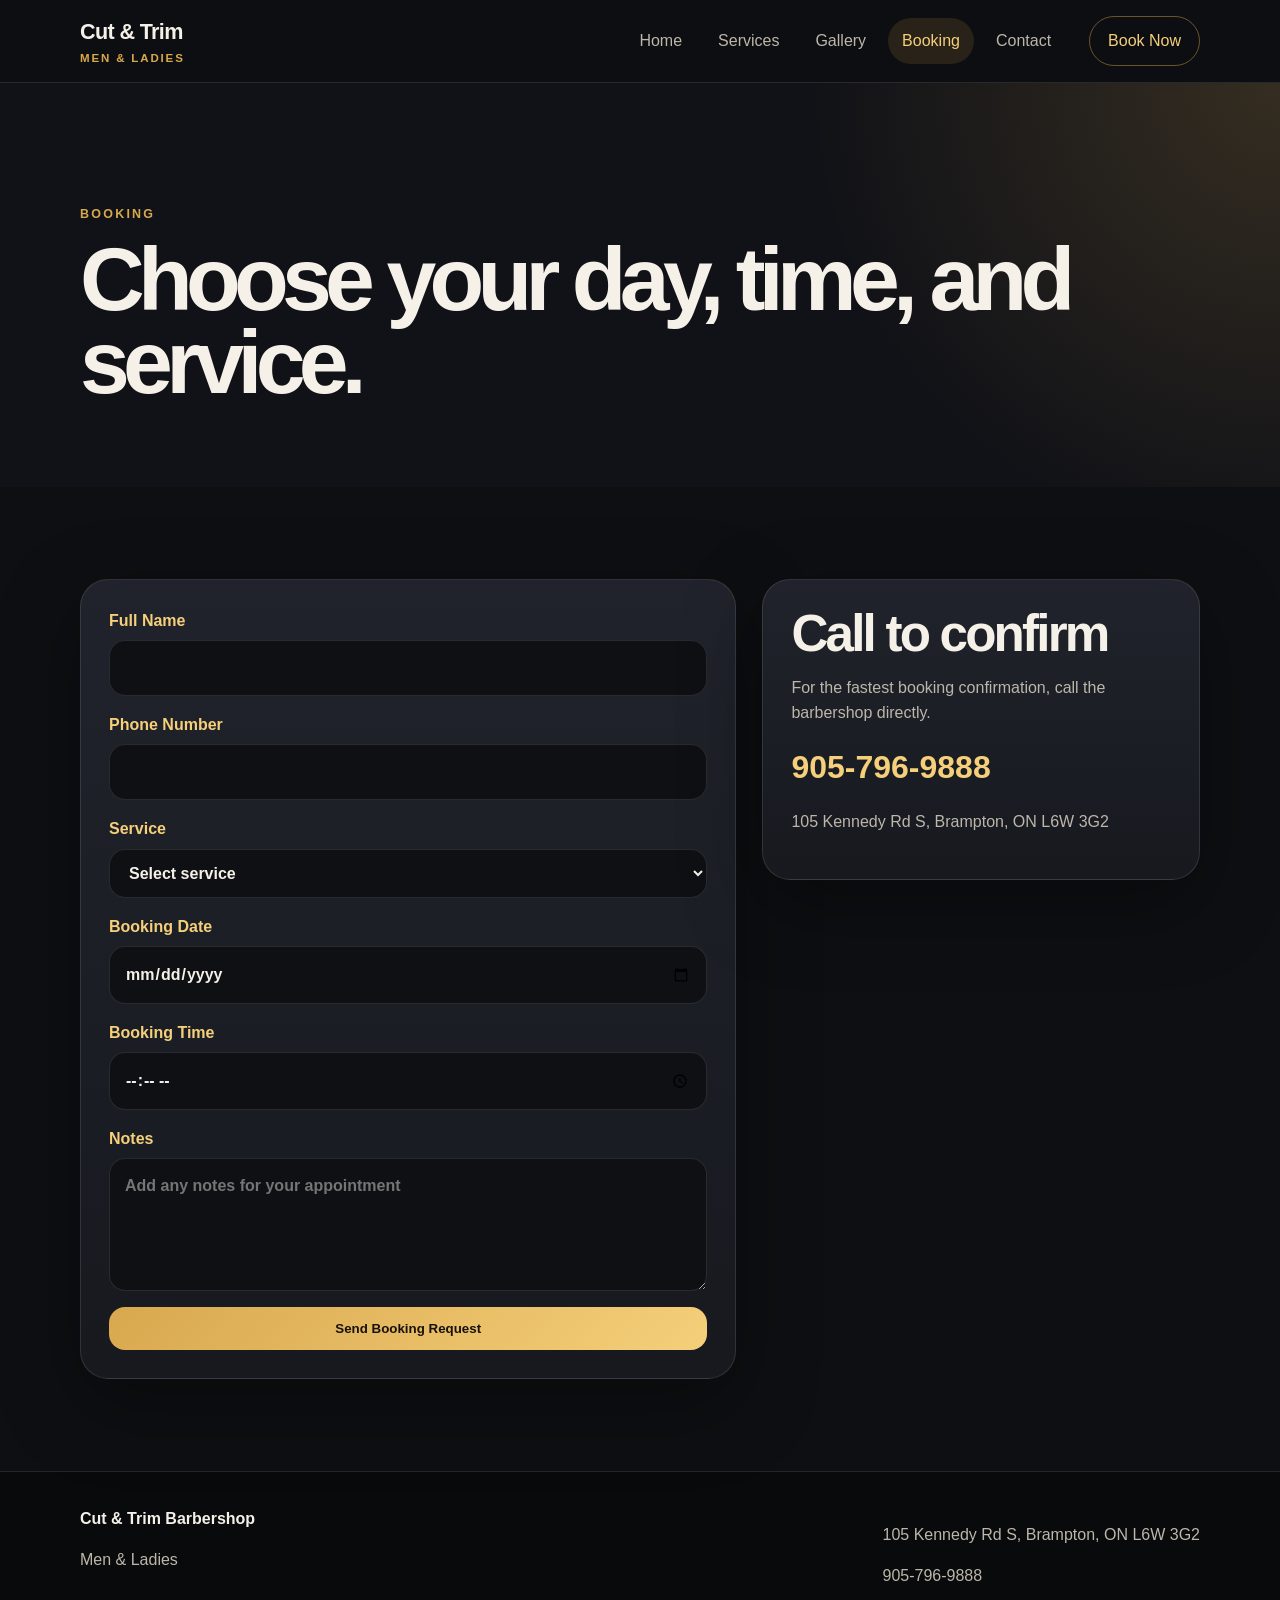
<file: booking.html>
<!DOCTYPE html>
<html lang="en">
<head>
  <meta charset="UTF-8" />
  <meta name="viewport" content="width=device-width, initial-scale=1.0" />
  <title>Book Appointment | Cut & Trim Barbershop</title>
  <link rel="stylesheet" href="style.css" />
  <script defer src="script.js"></script>
</head>
<body>
  <header class="site-header"><nav class="nav container"><a class="logo" href="index.html"><span>Cut & Trim</span><small>Men & Ladies</small></a><button class="menu-toggle" aria-label="Open menu">☰</button><div class="nav-links"><a href="index.html">Home</a><a href="services.html">Services</a><a href="gallery.html">Gallery</a><a href="booking.html" class="active">Booking</a><a href="contact.html">Contact</a></div><a class="nav-cta" href="booking.html">Book Now</a></nav></header>
  <main>
    <section class="page-hero"><div class="container reveal"><p class="eyebrow">Booking</p><h1>Choose your day, time, and service.</h1></div></section>
    <section class="section container booking-layout">
      <form class="booking-form reveal" action="mailto:cutandtrim@example.com" method="post" enctype="text/plain">
        <label>Full Name<input type="text" name="name" required></label>
        <label>Phone Number<input type="tel" name="phone" required></label>
        <label>Service<select name="service" required><option value="">Select service</option><option>Men Regular Cut - $25</option><option>Men Fade - $30</option><option>Skin Fade - $35</option><option>Ladies Trim - $35</option><option>Ladies Style Cut - $45</option><option>Kids Cut - $20</option><option>Senior Cut - $20</option><option>Beard Trim - $15</option></select></label>
        <label>Booking Date<input type="date" name="date" required></label>
        <label>Booking Time<input type="time" name="time" required></label>
        <label>Notes<textarea name="notes" rows="4" placeholder="Add any notes for your appointment"></textarea></label>
        <button class="btn primary" type="submit">Send Booking Request</button>
      </form>
      <aside class="booking-card reveal delay">
        <h2>Call to confirm</h2>
        <p>For the fastest booking confirmation, call the barbershop directly.</p>
        <a class="phone-large" href="tel:9057969888">905-796-9888</a>
        <p>105 Kennedy Rd S, Brampton, ON L6W 3G2</p>
      </aside>
    </section>
  </main>
  <footer class="footer"><div class="container footer-grid"><div><strong>Cut & Trim Barbershop</strong><p>Men & Ladies</p></div><div><p>105 Kennedy Rd S, Brampton, ON L6W 3G2</p><p><a href="tel:9057969888">905-796-9888</a></p></div></div></footer>
</body>
</html>
</file>
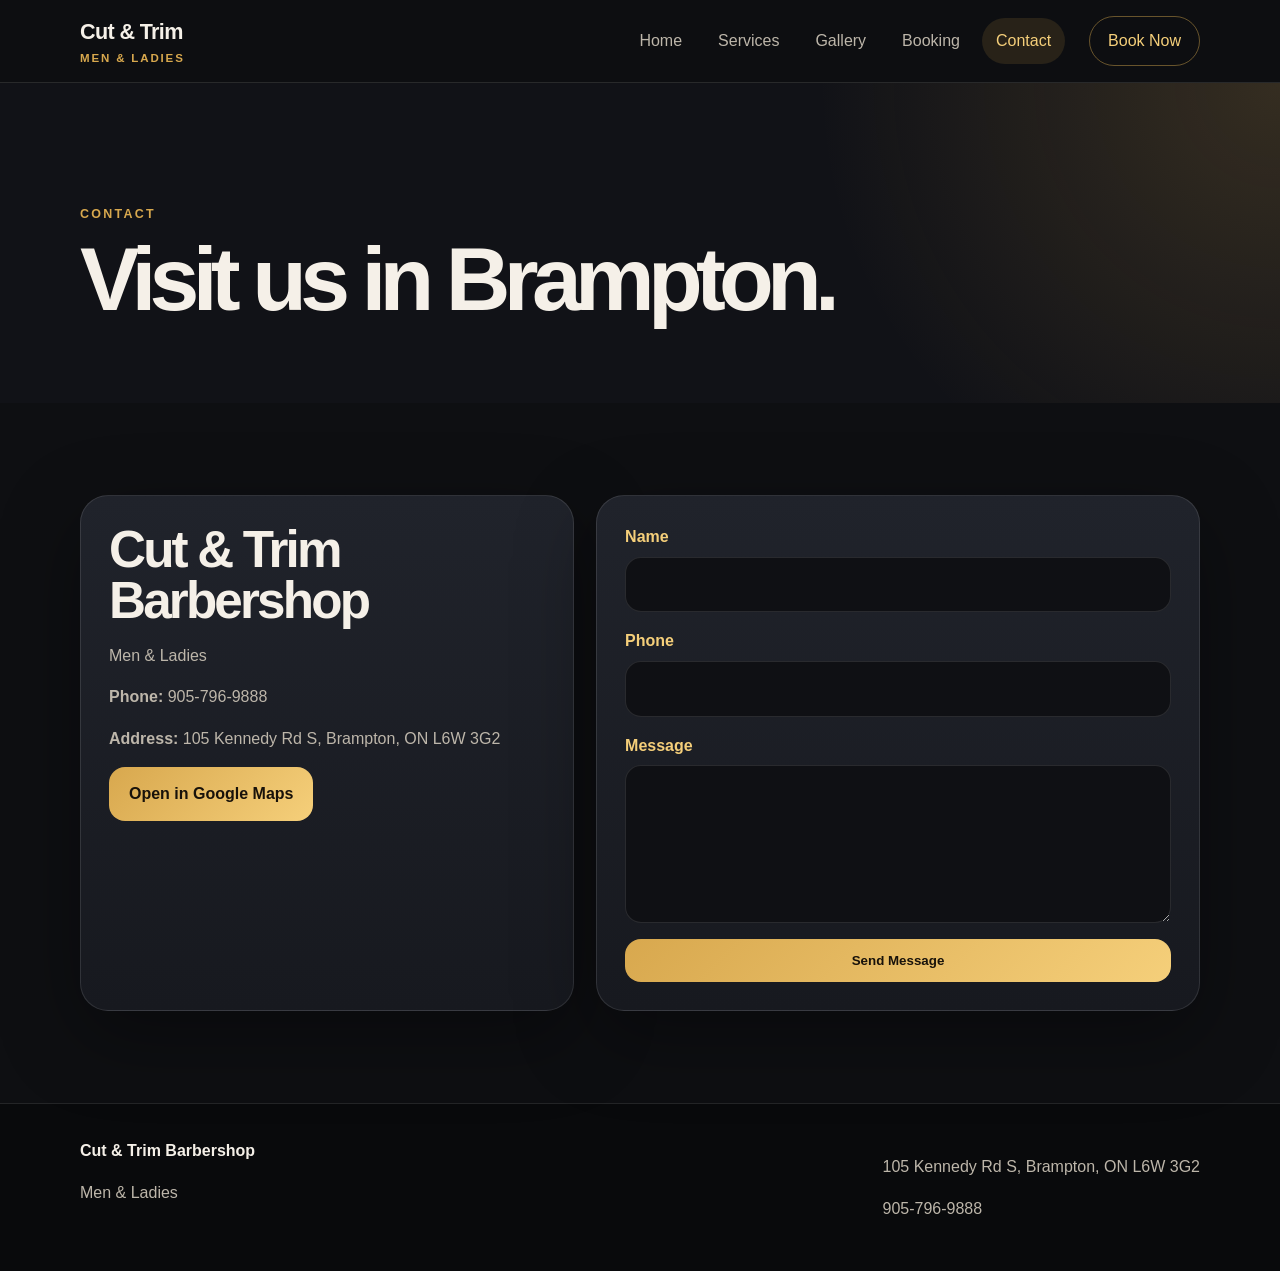
<file: contact.html>
<!DOCTYPE html>
<html lang="en">
<head>
  <meta charset="UTF-8" />
  <meta name="viewport" content="width=device-width, initial-scale=1.0" />
  <title>Contact | Cut & Trim Barbershop</title>
  <link rel="stylesheet" href="style.css" />
  <script defer src="script.js"></script>
</head>
<body>
  <header class="site-header"><nav class="nav container"><a class="logo" href="index.html"><span>Cut & Trim</span><small>Men & Ladies</small></a><button class="menu-toggle" aria-label="Open menu">☰</button><div class="nav-links"><a href="index.html">Home</a><a href="services.html">Services</a><a href="gallery.html">Gallery</a><a href="booking.html">Booking</a><a href="contact.html" class="active">Contact</a></div><a class="nav-cta" href="booking.html">Book Now</a></nav></header>
  <main>
    <section class="page-hero"><div class="container reveal"><p class="eyebrow">Contact</p><h1>Visit us in Brampton.</h1></div></section>
    <section class="section container contact-grid">
      <div class="contact-card reveal"><h2>Cut & Trim Barbershop</h2><p>Men & Ladies</p><p><strong>Phone:</strong> <a href="tel:9057969888">905-796-9888</a></p><p><strong>Address:</strong> 105 Kennedy Rd S, Brampton, ON L6W 3G2</p><a class="btn primary" target="_blank" href="https://www.google.com/maps/search/?api=1&query=105+Kennedy+Rd+S+Brampton+ON+L6W+3G2">Open in Google Maps</a></div>
      <form class="booking-form reveal delay" action="mailto:cutandtrim@example.com" method="post" enctype="text/plain"><label>Name<input type="text" name="name" required></label><label>Phone<input type="tel" name="phone" required></label><label>Message<textarea name="message" rows="5" required></textarea></label><button class="btn primary" type="submit">Send Message</button></form>
    </section>
  </main>
  <footer class="footer"><div class="container footer-grid"><div><strong>Cut & Trim Barbershop</strong><p>Men & Ladies</p></div><div><p>105 Kennedy Rd S, Brampton, ON L6W 3G2</p><p><a href="tel:9057969888">905-796-9888</a></p></div></div></footer>
</body>
</html>
</file>
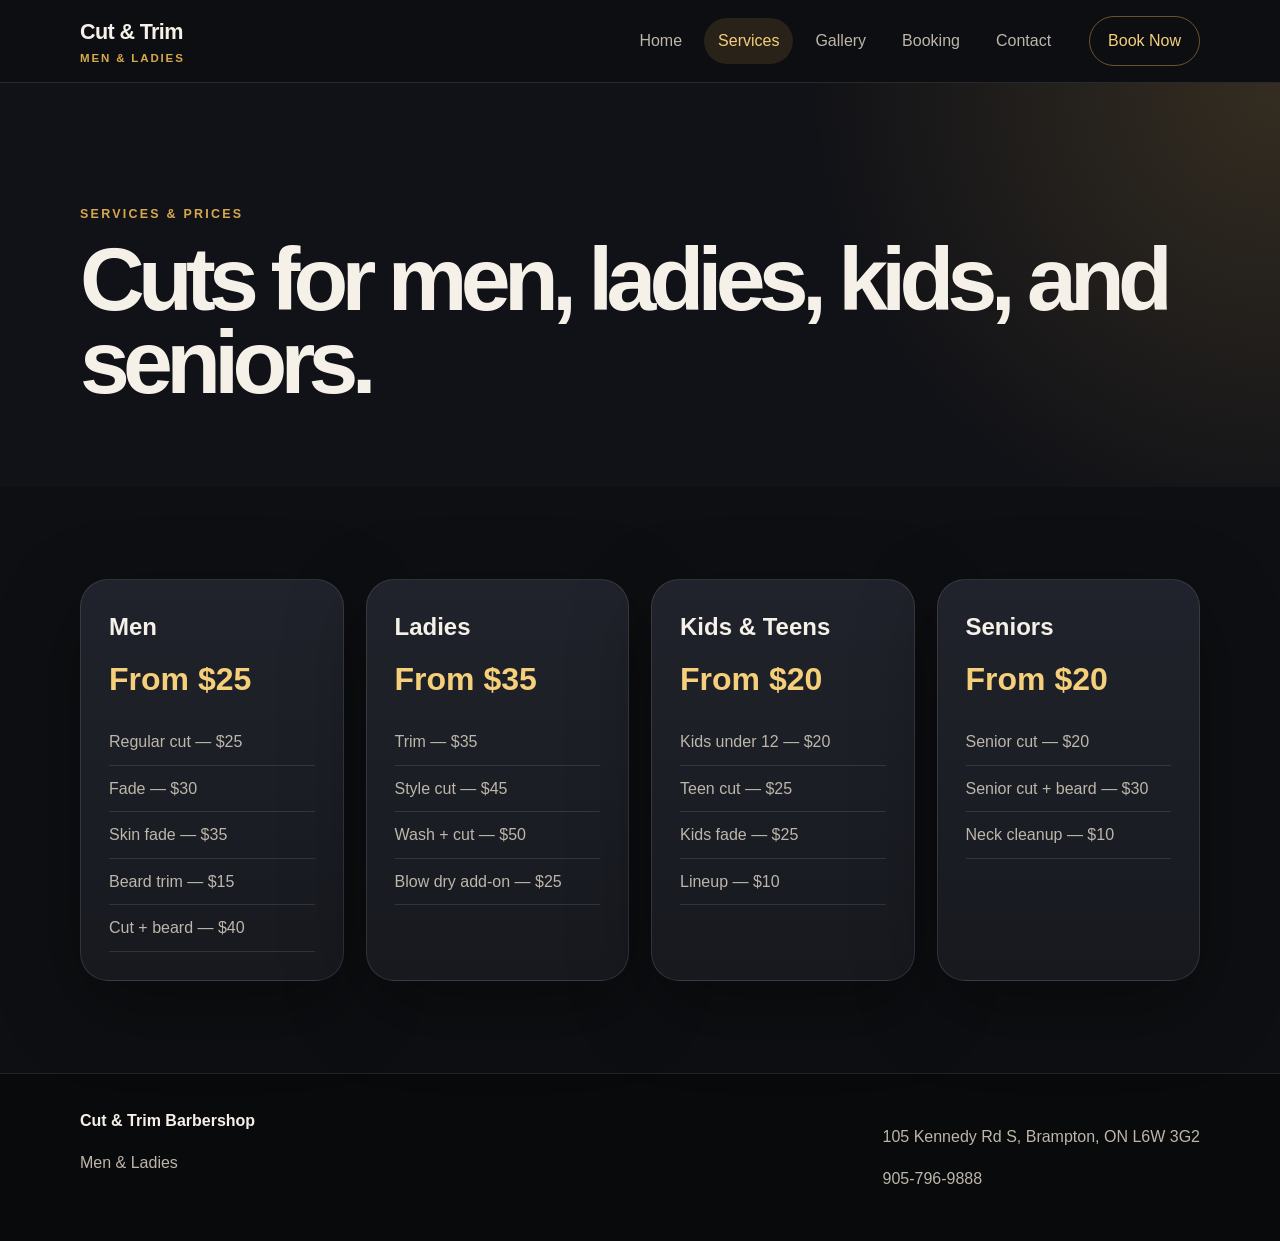
<file: services.html>
<!DOCTYPE html>
<html lang="en">
<head>
  <meta charset="UTF-8" />
  <meta name="viewport" content="width=device-width, initial-scale=1.0" />
  <title>Services | Cut & Trim Barbershop</title>
  <link rel="stylesheet" href="style.css" />
  <script defer src="script.js"></script>
</head>
<body>
  <header class="site-header"><nav class="nav container"><a class="logo" href="index.html"><span>Cut & Trim</span><small>Men & Ladies</small></a><button class="menu-toggle" aria-label="Open menu">☰</button><div class="nav-links"><a href="index.html">Home</a><a href="services.html" class="active">Services</a><a href="gallery.html">Gallery</a><a href="booking.html">Booking</a><a href="contact.html">Contact</a></div><a class="nav-cta" href="booking.html">Book Now</a></nav></header>
  <main>
    <section class="page-hero"><div class="container reveal"><p class="eyebrow">Services & Prices</p><h1>Cuts for men, ladies, kids, and seniors.</h1></div></section>
    <section class="section container">
      <div class="price-grid">
        <div class="price-card reveal"><h3>Men</h3><p class="price">From $25</p><ul><li>Regular cut — $25</li><li>Fade — $30</li><li>Skin fade — $35</li><li>Beard trim — $15</li><li>Cut + beard — $40</li></ul></div>
        <div class="price-card reveal"><h3>Ladies</h3><p class="price">From $35</p><ul><li>Trim — $35</li><li>Style cut — $45</li><li>Wash + cut — $50</li><li>Blow dry add-on — $25</li></ul></div>
        <div class="price-card reveal"><h3>Kids & Teens</h3><p class="price">From $20</p><ul><li>Kids under 12 — $20</li><li>Teen cut — $25</li><li>Kids fade — $25</li><li>Lineup — $10</li></ul></div>
        <div class="price-card reveal"><h3>Seniors</h3><p class="price">From $20</p><ul><li>Senior cut — $20</li><li>Senior cut + beard — $30</li><li>Neck cleanup — $10</li></ul></div>
      </div>
    </section>
  </main>
  <footer class="footer"><div class="container footer-grid"><div><strong>Cut & Trim Barbershop</strong><p>Men & Ladies</p></div><div><p>105 Kennedy Rd S, Brampton, ON L6W 3G2</p><p><a href="tel:9057969888">905-796-9888</a></p></div></div></footer>
</body>
</html>
</file>
<file: style.css>
:root{--bg:#0e0f12;--panel:#17191f;--panel2:#20232b;--text:#f5f0e8;--muted:#bdb6aa;--gold:#d8a84e;--gold2:#f5cf7a;--line:rgba(255,255,255,.11);--shadow:0 25px 80px rgba(0,0,0,.35)}*{box-sizing:border-box}html{scroll-behavior:smooth}body{margin:0;font-family:Arial,Helvetica,sans-serif;background:var(--bg);color:var(--text);line-height:1.6}a{color:inherit;text-decoration:none}img{max-width:100%;display:block}.container{width:min(1120px,92%);margin:0 auto}.site-header{position:sticky;top:0;z-index:50;background:rgba(14,15,18,.82);backdrop-filter:blur(18px);border-bottom:1px solid var(--line)}.nav{height:82px;display:flex;align-items:center;gap:24px}.logo{display:flex;flex-direction:column;font-weight:900;letter-spacing:-.04em}.logo span{font-size:1.35rem}.logo small{color:var(--gold);font-size:.72rem;letter-spacing:.16em;text-transform:uppercase}.nav-links{margin-left:auto;display:flex;gap:8px;align-items:center}.nav-links a{padding:10px 14px;border-radius:999px;color:var(--muted);transition:.25s}.nav-links a:hover,.nav-links a.active{background:rgba(216,168,78,.13);color:var(--gold2)}.nav-cta{padding:11px 18px;border:1px solid rgba(216,168,78,.45);border-radius:999px;color:var(--gold2)}.menu-toggle{display:none;margin-left:auto;background:transparent;color:var(--text);border:1px solid var(--line);border-radius:12px;font-size:1.4rem;padding:8px 12px}.hero{min-height:calc(100vh - 82px);display:flex;align-items:center;background:radial-gradient(circle at top left,rgba(216,168,78,.22),transparent 35%),linear-gradient(135deg,#0e0f12,#17191f)}.hero-grid{display:grid;grid-template-columns:1fr .95fr;gap:46px;align-items:center}.eyebrow{text-transform:uppercase;letter-spacing:.18em;color:var(--gold);font-size:.78rem;font-weight:800}.hero h1,.page-hero h1{font-size:clamp(2.7rem,7vw,6.1rem);line-height:.93;margin:0 0 22px;letter-spacing:-.075em}.hero-copy{font-size:1.14rem;color:var(--muted);max-width:570px}.hero-actions,.split{display:flex;gap:14px;align-items:center;flex-wrap:wrap}.btn{display:inline-flex;align-items:center;justify-content:center;padding:14px 20px;border-radius:16px;font-weight:800;border:1px solid var(--line);transition:.25s;cursor:pointer}.btn.primary{background:linear-gradient(135deg,var(--gold),var(--gold2));color:#18120a;border:0}.btn.secondary{background:rgba(255,255,255,.06);color:var(--text)}.btn:hover{transform:translateY(-3px)}.hero-card{position:relative;border-radius:34px;overflow:hidden;box-shadow:var(--shadow);transform:rotate(1.5deg)}.hero-card img{height:620px;width:100%;object-fit:cover}.floating-card{position:absolute;left:24px;bottom:24px;background:rgba(14,15,18,.76);backdrop-filter:blur(14px);border:1px solid var(--line);border-radius:22px;padding:16px 18px;display:flex;flex-direction:column}.floating-card span{color:var(--muted)}.section{padding:92px 0}.section-heading{max-width:650px;margin-bottom:28px}.section h2,.dark-section h2{font-size:clamp(2rem,4vw,3.6rem);line-height:1;letter-spacing:-.055em;margin:0 0 14px}.feature-grid,.price-grid,.gallery-grid,.contact-grid{display:grid;gap:22px}.feature-grid{grid-template-columns:repeat(3,1fr)}.feature,.price-card,.booking-card,.contact-card,.booking-form{background:linear-gradient(180deg,var(--panel2),var(--panel));border:1px solid var(--line);border-radius:28px;padding:28px;box-shadow:var(--shadow)}.feature h3,.price-card h3{font-size:1.5rem;margin:0 0 8px}.feature p,.price-card li,.booking-card p,.contact-card p{color:var(--muted)}.image-band{display:grid;grid-template-columns:repeat(3,1fr);gap:12px;padding:12px}.image-band img{height:420px;width:100%;object-fit:cover;border-radius:28px}.dark-section{background:#08090b;border-top:1px solid var(--line);border-bottom:1px solid var(--line)}.dark-section .split{justify-content:space-between}.dark-section p{color:var(--muted);max-width:600px}.page-hero{padding:110px 0 60px;background:radial-gradient(circle at top right,rgba(216,168,78,.18),transparent 35%),#111217}.price-grid{grid-template-columns:repeat(4,1fr)}.price{font-size:2rem;font-weight:900;color:var(--gold2);margin:4px 0 14px}.price-card ul{list-style:none;padding:0;margin:0}.price-card li{padding:10px 0;border-bottom:1px solid var(--line)}.gallery-grid{grid-template-columns:repeat(3,1fr)}.gallery-grid img{height:360px;width:100%;object-fit:cover;border-radius:30px;box-shadow:var(--shadow)}.booking-layout{display:grid;grid-template-columns:1.2fr .8fr;gap:26px;align-items:start}.booking-form{display:grid;gap:16px}.booking-form label{display:grid;gap:7px;color:var(--gold2);font-weight:800}.booking-form input,.booking-form select,.booking-form textarea{width:100%;border:1px solid var(--line);background:#0f1014;color:var(--text);border-radius:16px;padding:14px 15px;font:inherit}.booking-form textarea{resize:vertical}.phone-large{font-size:2rem;font-weight:900;color:var(--gold2)}.contact-grid{grid-template-columns:.9fr 1.1fr}.footer{padding:34px 0;border-top:1px solid var(--line);background:#090a0c;color:var(--muted)}.footer-grid{display:flex;justify-content:space-between;gap:20px;flex-wrap:wrap}.footer strong{color:var(--text)}.reveal{opacity:0;transform:translateY(24px);transition:opacity .8s ease,transform .8s ease}.reveal.visible{opacity:1;transform:translateY(0)}.delay{transition-delay:.16s}@media(max-width:900px){.menu-toggle{display:block}.nav-cta{display:none}.nav-links{position:absolute;top:82px;left:0;right:0;display:none;flex-direction:column;background:#101116;padding:18px;border-bottom:1px solid var(--line)}.nav-links.open{display:flex}.hero-grid,.booking-layout,.contact-grid{grid-template-columns:1fr}.feature-grid,.price-grid,.gallery-grid{grid-template-columns:1fr 1fr}.hero-card img{height:440px}.hero h1,.page-hero h1{font-size:3rem}.image-band{grid-template-columns:1fr}}@media(max-width:580px){.feature-grid,.price-grid,.gallery-grid{grid-template-columns:1fr}.nav{height:74px}.nav-links{top:74px}.hero{min-height:auto;padding:70px 0}.hero-card img,.image-band img,.gallery-grid img{height:300px}.hero-actions{align-items:stretch}.btn{width:100%}}
</file>
